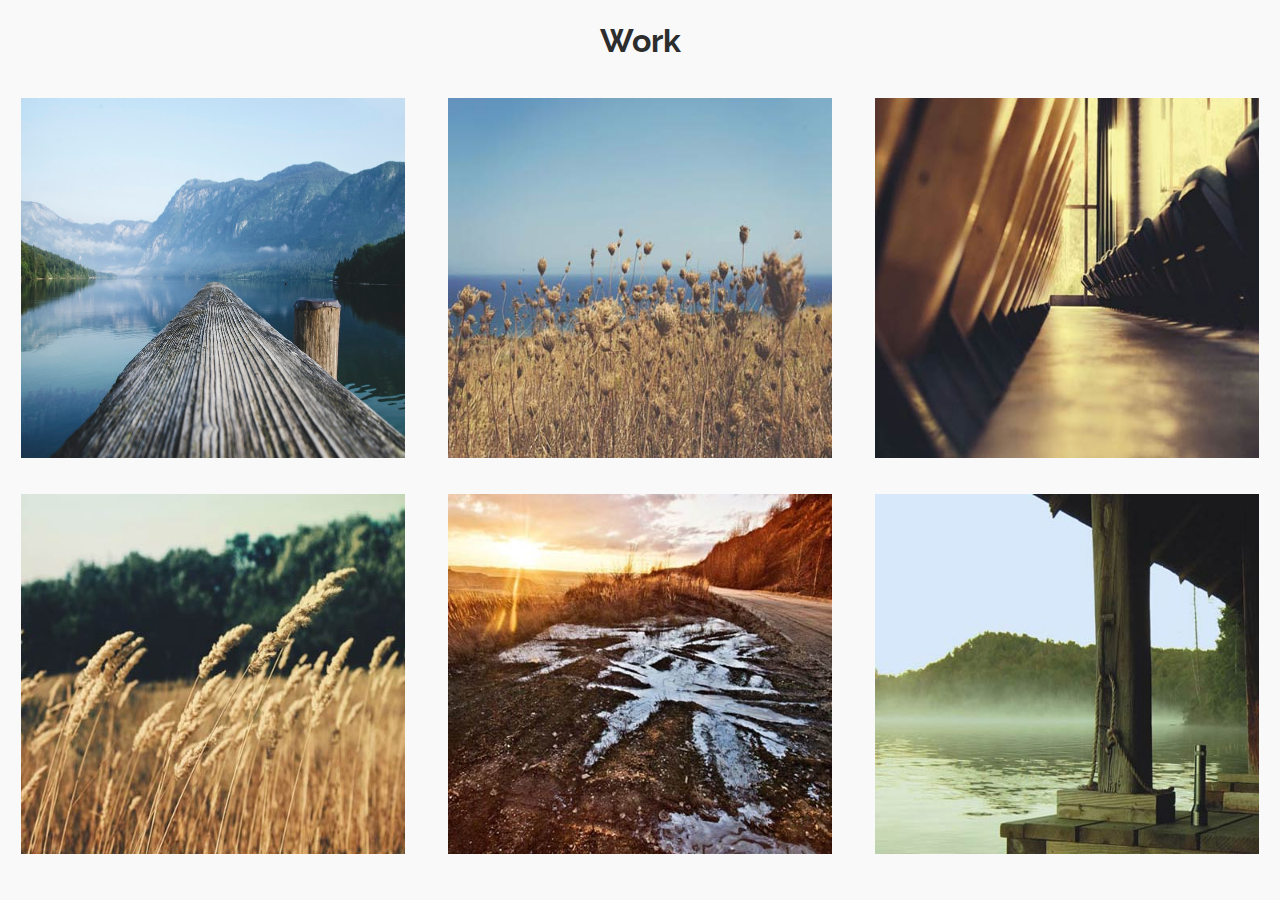
<file: index.html>
<!DOCTYPE html>
<html lang="en">
<head>
    <meta charset="UTF-8">
    <meta http-equiv="X-UA-Compatible" content="IE=edge">
    <meta name="viewport" content="width=device-width, initial-scale=1.0">
    <link href="https://cdn.jsdelivr.net/npm/bootstrap@5.1.3/dist/css/bootstrap.min.css" rel="stylesheet" integrity="sha384-1BmE4kWBq78iYhFldvKuhfTAU6auU8tT94WrHftjDbrCEXSU1oBoqyl2QvZ6jIW3" crossorigin="anonymous">
    <link rel="stylesheet" href="work.css">
    <link rel="icon" href="Img/rac_img.jpeg">
    <title>RAC</title>
</head>
<body>
    <section class="work">
        <h1 class="main-title">Work</h1>
        <div class="container">
            <div class="content">
            <a href="work_define.html">
                <div class="content-overlay"></div>
                <img class="content-image" src="Img/img1.jfif">
                <div class="content-details fadeIn-bottom">
                <h3 class="content-title">This is a title</h3>
                <p class="content-text">This is a short description</p>
                <button class="btn">Explore more</button>
                </div>
            </a>
            </div>
        </div>

        <div class="container">
            <div class="content">
            <a href="">
                <div class="content-overlay"></div>
                <img class="content-image" src="Img/img2.jpg"">
                <div class="content-details fadeIn-bottom">
                <h3 class="content-title">This is a title</h3>
                <p class="content-text">This is a short description</p>
                <button class="btn">Explore more</button>             
                </div>
            </a>
            </div>
        </div>
        
        <div class="container">
            <div class="content">
            <a href="">
                <div class="content-overlay"></div>
                <img class="content-image" src="Img/img3.jpg">
                <div class="content-details fadeIn-bottom">
                <h3 class="content-title">This is a title</h3>
                <p class="content-text">This is a short description</p>
                <button class="btn">Explore more</button>
                </div>
            </a>
            </div>
        </div>

        <div class="container">
            <div class="content">
            <a href="">
                <div class="content-overlay"></div>
                <img class="content-image" src="Img/img4.jpg">
                <div class="content-details fadeIn-bottom">
                <h3 class="content-title">This is a title</h3>
                <p class="content-text">This is a short description</p>
                <button class="btn">Explore more</button>
                </div>
            </a>
            </div>
        </div>

        <div class="container">
            <div class="content">
            <a href="">
                <div class="content-overlay"></div>
                <img class="content-image" src="Img/img5.jpg">
                <div class="content-details fadeIn-bottom">
                <h3 class="content-title">This is a title</h3>
                <p class="content-text">This is a short description</p>
                <button class="btn">Explore more</button>
                </div>
            </a>
            </div>
        </div>

        <div class="container">
            <div class="content">
            <a href="">
                <div class="content-overlay"></div>
                <img class="content-image" src="Img/img6.jpg">
                <div class="content-details fadeIn-bottom">
                <h3 class="content-title">This is a title</h3>
                <p class="content-text">This is a short description</p>
                <button class="btn">Explore more</button>
                </div>
            </a>
            </div>
        </div>
    </section>
</body>
</html>
</file>
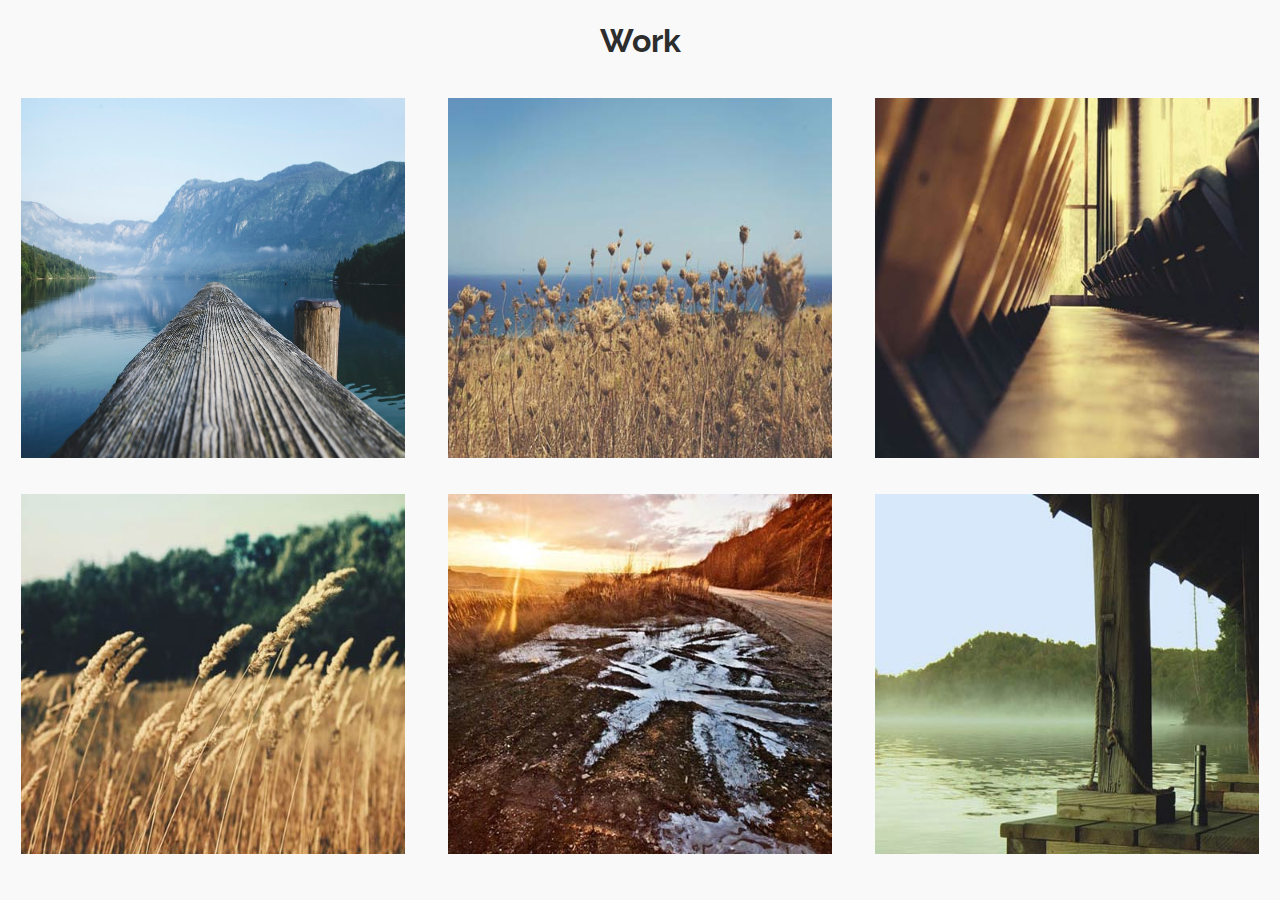
<file: work.html>
<!DOCTYPE html>
<html lang="en">
<head>
    <meta charset="UTF-8">
    <meta http-equiv="X-UA-Compatible" content="IE=edge">
    <meta name="viewport" content="width=device-width, initial-scale=1.0">
    <link href="https://cdn.jsdelivr.net/npm/bootstrap@5.1.3/dist/css/bootstrap.min.css" rel="stylesheet" integrity="sha384-1BmE4kWBq78iYhFldvKuhfTAU6auU8tT94WrHftjDbrCEXSU1oBoqyl2QvZ6jIW3" crossorigin="anonymous">
    <link rel="stylesheet" href="work.css">
    <link rel="icon" href="Img/rac_img.jpeg">
    <title>RAC</title>
</head>
<body>
    <section class="work">
        <h1 class="main-title">Work</h1>
        <div class="container">
            <div class="content">
            <a href="">
                <div class="content-overlay"></div>
                <img class="content-image" src="Img/img1.jfif">
                <div class="content-details fadeIn-bottom">
                <h3 class="content-title">This is a title</h3>
                <p class="content-text">This is a short description</p>
                <button class="btn">Explore more</button>
                </div>
            </a>
            </div>
        </div>

        <div class="container">
            <div class="content">
            <a href="">
                <div class="content-overlay"></div>
                <img class="content-image" src="Img/img2.jpg"">
                <div class="content-details fadeIn-bottom">
                <h3 class="content-title">This is a title</h3>
                <p class="content-text">This is a short description</p>
                <button class="btn">Explore more</button>             
                </div>
            </a>
            </div>
        </div>
        
        <div class="container">
            <div class="content">
            <a href="">
                <div class="content-overlay"></div>
                <img class="content-image" src="Img/img3.jpg">
                <div class="content-details fadeIn-bottom">
                <h3 class="content-title">This is a title</h3>
                <p class="content-text">This is a short description</p>
                <button class="btn">Explore more</button>
                </div>
            </a>
            </div>
        </div>

        <div class="container">
            <div class="content">
            <a href="">
                <div class="content-overlay"></div>
                <img class="content-image" src="Img/img4.jpg">
                <div class="content-details fadeIn-bottom">
                <h3 class="content-title">This is a title</h3>
                <p class="content-text">This is a short description</p>
                <button class="btn">Explore more</button>
                </div>
            </a>
            </div>
        </div>

        <div class="container">
            <div class="content">
            <a href="">
                <div class="content-overlay"></div>
                <img class="content-image" src="Img/img5.jpg">
                <div class="content-details fadeIn-bottom">
                <h3 class="content-title">This is a title</h3>
                <p class="content-text">This is a short description</p>
                <button class="btn">Explore more</button>
                </div>
            </a>
            </div>
        </div>

        <div class="container">
            <div class="content">
            <a href="">
                <div class="content-overlay"></div>
                <img class="content-image" src="Img/img6.jpg">
                <div class="content-details fadeIn-bottom">
                <h3 class="content-title">This is a title</h3>
                <p class="content-text">This is a short description</p>
                <button class="btn">Explore more</button>
                </div>
            </a>
            </div>
        </div>
    </section>
</body>
</html>
</file>
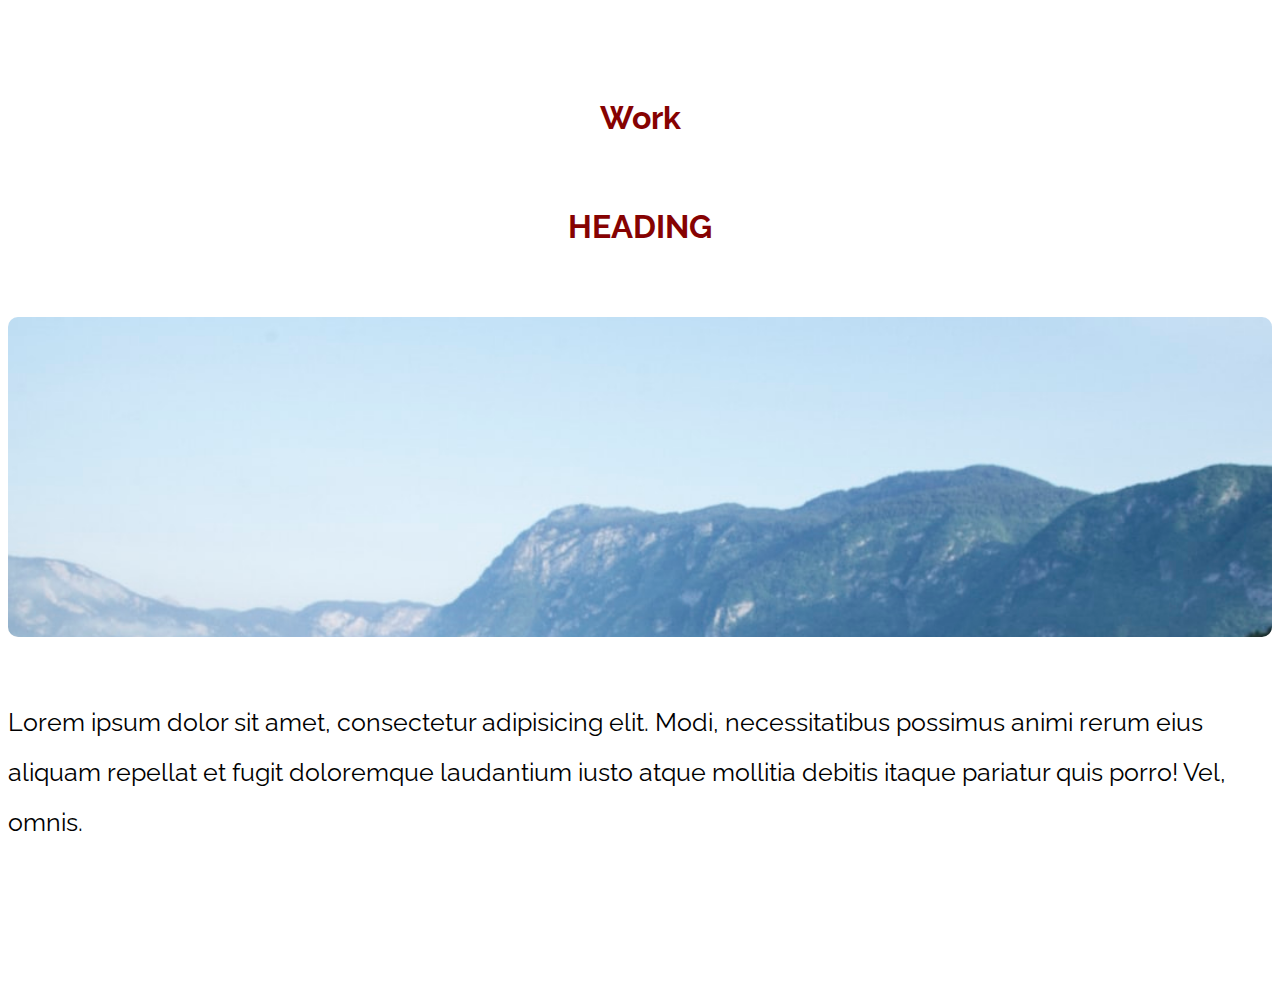
<file: work_define.html>
<!DOCTYPE html>
<html lang="en">
<head>
    <meta charset="UTF-8">
    <meta http-equiv="X-UA-Compatible" content="IE=edge">
    <meta name="viewport" content="width=device-width, initial-scale=1.0">
    <link href="https://cdn.jsdelivr.net/npm/bootstrap@5.1.3/dist/css/bootstrap.min.css" rel="stylesheet" integrity="sha384-1BmE4kWBq78iYhFldvKuhfTAU6auU8tT94WrHftjDbrCEXSU1oBoqyl2QvZ6jIW3" crossorigin="anonymous">
    <link rel="stylesheet" href="work_define.css">
    <link rel="icon" href="Img/rac_img.jpeg">
    <title>RAC</title>
</head>
<body>
    
    <div class="half-half-image-text">
        <div class="container">
            <div class="row">
                <div class="col-12">
                    <h1>Work</h1>
                    <h1 style="margin-top: -5%;margin-bottom: 8vh;">HEADING</h1>
                </div>
            </div>
            <div class="row">
                <div class="col-12 col-lg-6">
                    <div class="img"></div>   
                </div>
                <div class="col-12 col-lg-6">
                    <div class="content">
                        <p>Lorem ipsum dolor sit amet, consectetur adipisicing elit. Modi, necessitatibus possimus animi rerum eius aliquam repellat et fugit doloremque laudantium iusto atque mollitia debitis itaque pariatur quis porro! Vel, omnis.</p>                
                    </div>
                </div>
                
            </div>
        </div>
    </div>
</body>
</html>
</file>
<file: work.css>
@import url(https://fonts.googleapis.com/css?family=Raleway);

*, *:before, *:after{
  margin: 0;
  padding: 0;
  -webkit-box-sizing: border-box;
  -moz-box-sizing:border-box;
  box-sizing: border-box;
}

body{
  background: #f9f9f9;
  font-size: 16px;
  font-family: 'Raleway', sans-serif;
}

.main-title{
  color: #2d2d2d;
  text-align: center;
  text-transform: capitalize;
  padding: 0.7em 0;
  font-weight: bolder;
}

.container{
  padding: 1em 0;
  float: left;
  width: 50%;
}

.container .title{
  color: #1a1a1a;
  text-align: center;
  margin-bottom: 10px;
}

.content {
  position: relative;
  width: 90%;
  max-width: 400px;
  margin: auto;
  overflow: hidden;
}

.content .content-overlay {
  background: rgba(0,0,0,0.7);
  position: absolute;
  height: 100%;
  width: 100%;
  left: 0;
  top: 0;
  bottom: 0;
  right: 0;
  opacity: 0;
  -webkit-transition: all 0.4s ease-in-out 0s;
  -moz-transition: all 0.4s ease-in-out 0s;
  transition: all 0.4s ease-in-out 0s;
}

.content:hover .content-overlay{
  opacity: 1;
}

.content-image{
  width: 100%;
  height:40vh;
}

.content-details {
  position: absolute;
  text-align: center;
  padding-left: 1em;
  padding-right: 1em;
  width: 100%;
  top: 50%;
  left: 50%;
  opacity: 0;
  -webkit-transform: translate(-50%, -50%);
  -moz-transform: translate(-50%, -50%);
  transform: translate(-50%, -50%);
  -webkit-transition: all 0.3s ease-in-out 0s;
  -moz-transition: all 0.3s ease-in-out 0s;
  transition: all 0.3s ease-in-out 0s;
}

.content:hover .content-details{
  top: 50%;
  left: 50%;
  opacity: 1;
}

.content-details h3{
  color: #fff;
  font-weight: 500;
  letter-spacing: 0.15em;
  margin-bottom: 0.5em;
  text-transform: uppercase;
}

.content-details p{
  color: #fff;
  font-size: 0.8em;
}

.fadeIn-bottom{
  top: 80%;
}
.btn{
    border-radius: 30%;
    background-color: rgb(97, 187, 223);
    color: white;
}
@media(max-width: 640px){
    .container{
      display: block;
      width: 100%;
    }
  }
  
@media(min-width: 900px){
    .container{
      width: 33.33333%;
    }
  }
</file>
<file: work_define.css>
@import url(https://fonts.googleapis.com/css?family=Raleway);
.half-half-image-text{
    padding: 70px 0px;  
    font-family: 'Raleway', sans-serif;
}
.content{
    height: 100%;
    display:flex;
    align-items: center;
    padding: 35px 0px;
    
  }
h1{
    color: #860202;
    text-align: center;
    margin-bottom: 15vh;
}
.img{
    min-height: 320px;
    height: 100%;
    border-radius: 10px;
    background: url('Img/img1.jfif');
    align-items: center;
    background-size:cover;
}
p{
    font-size: 25px;
    line-height: 50px;
}
/*
//For changing highlight colour..
p::selection{
    color: red;
    background-color: skyblue;
}
*/

/*ANIMATIONS*/
.animate {
    -webkit-animation-duration: 0.7s;
    animation-duration: 0.7s;
    -webkit-animation-fill-mode: both;
    animation-fill-mode: both;
  }
  .one {
    -webkit-animation-delay: 0.5s;
    -moz-animation-delay: 0.5s;
    animation-delay: 0.5s;
    }
  
  /*FADEUP ANIMATION*/
  @keyframes fadeInUp {
      from {
        opacity: 0;
        -webkit-transform: translate3d(0, 100%, 0);
        transform: translate3d(0, 100%, 0);
      }
      to {
        opacity: 1;
        -webkit-transform: none;
        transform: none;
      }
  }
  @-webkit-keyframes fadeInUp {
      from {
        opacity: 0;
        -webkit-transform: translate3d(0, 100%, 0);
        transform: translate3d(0, 100%, 0);
      }
      to {
        opacity: 1;
        -webkit-transform: none;
        transform: none;
      }
  }
  .fadeInUp {
      -webkit-animation-name: fadeInUp;
      animation-name: fadeInUp;
  }
  
  /*FADESIDE ANIMATION*/
  @keyframes fadeInSide {
    from {
      opacity: 0;
      -webkit-transform: translate3d(100%, 0, 0);
      transform: translate3d(100%, 0, 0);
    }
    to {
      opacity: 1;
      -webkit-transform: none;
      transform: none;
    }
  }
  @-webkit-keyframes fadeInSide {
    from {
      opacity: 0;
      -webkit-transform: translate3d(100%, 0, 0);
      transform: translate3d(100%, 0, 0);
    }
    to {
      opacity: 1;
      -webkit-transform: none;
      transform: none;
    }
  }
  .fadeInSide {
    -webkit-animation-name: fadeInSide;
    animation-name: fadeInSide;
  }
  

    /*FADESIDE ANIMATION*/
    @keyframes fadeInASide {
        from {
          opacity: 0;
          -webkit-transform: translate3d(-100%, 0, 0);
          transform: translate3d(-100%, 0, 0);
        }
        to {
          opacity: 1;
          -webkit-transform: none;
          transform: none;
        }
      }
      @-webkit-keyframes fadeInASide {
        from {
          opacity: 0;
          -webkit-transform: translate3d(-100%, 0, 0);
          transform: translate3d(-100%, 0, 0);
        }
        to {
          opacity: 1;
          -webkit-transform: none;
          transform: none;
        }
      }
      .fadeInASide {
        -webkit-animation-name: fadeInASide;
        animation-name: fadeInASide;
      }
  /*Animation end*/





@media(max-width: 640px){
    h1{
        margin-bottom: 7vh;
    }
  }
  
@media(max-width: 900px){
    h1{
        margin-bottom: 10vh;
    }
  }
</file>
